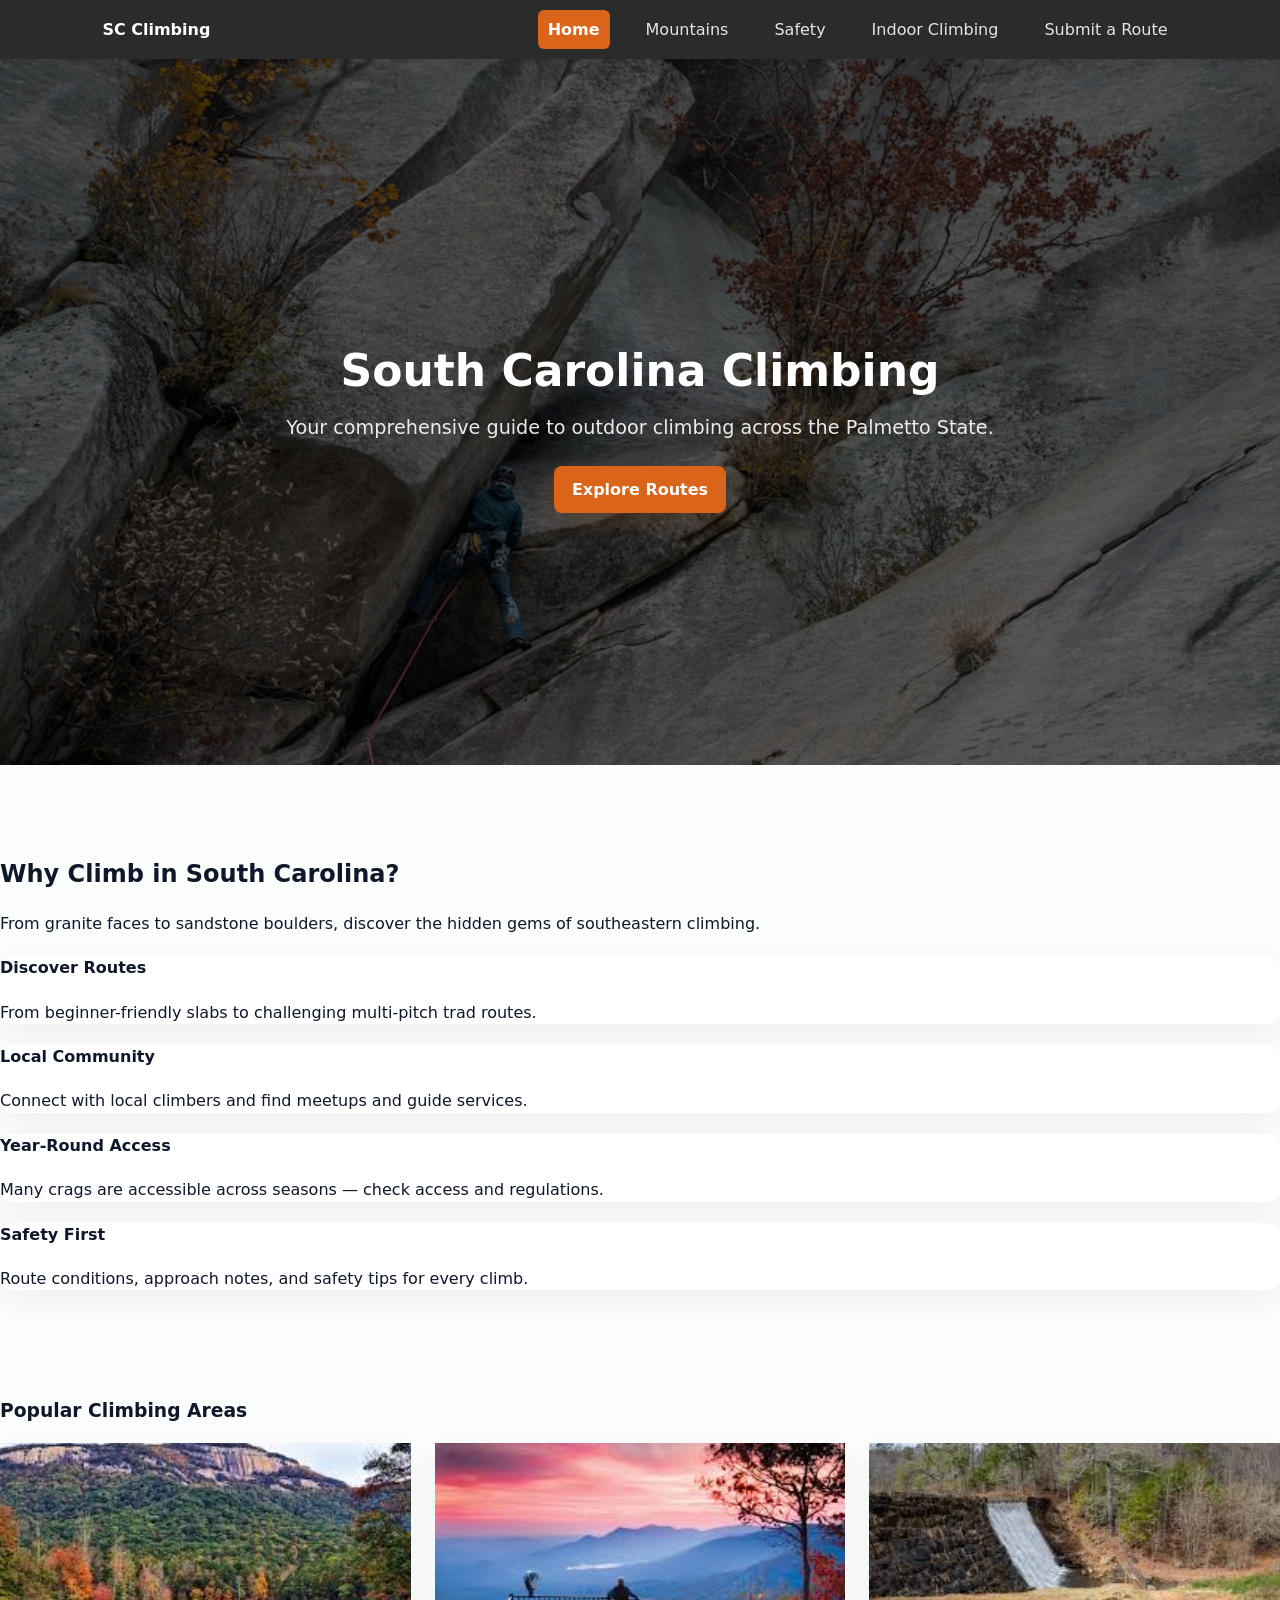
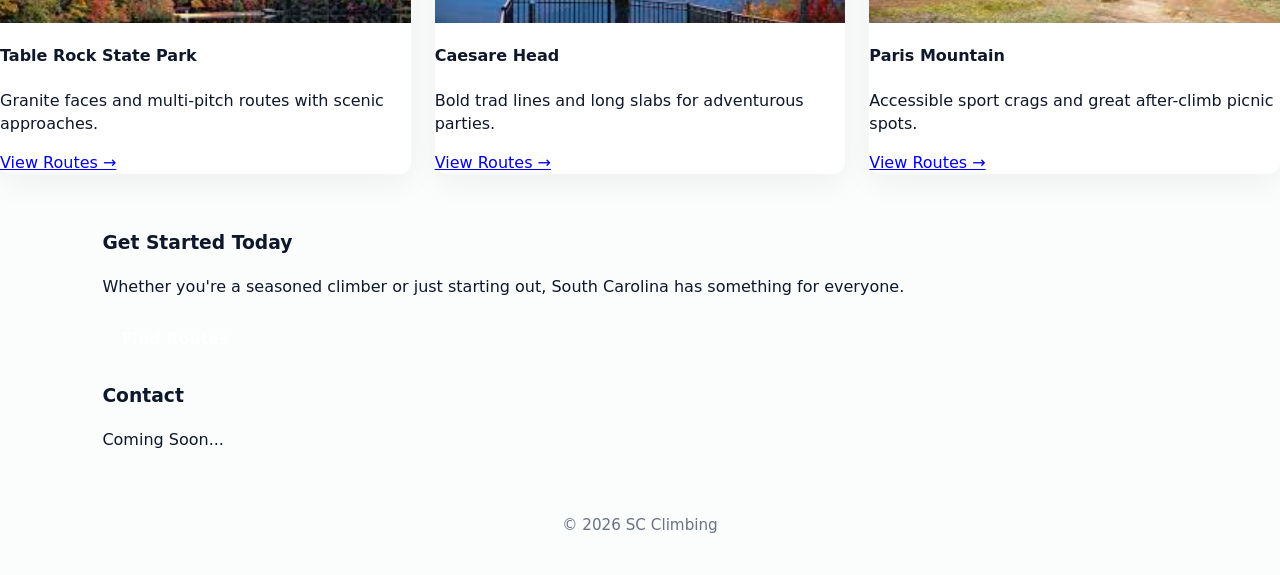
<file: index.html>
<!doctype html>
<html lang="en">
<head>
  <meta charset="utf-8" />
  <meta name="viewport" content="width=device-width,initial-scale=1" />
  <title>South Carolina Climbing</title>
  <link rel="stylesheet" href="combined-styles.css">
</head>
<body>
  <!-- Dark top bar (fixed) -->
  <header class="site-header dark">
  <div class="header-inner container">
    <div class="logo">SC Climbing</div>
    <nav class="main-nav" aria-label="Main Navigation">
      <a href="index.html" class="active">Home</a>
      <a href="mountains.html">Mountains</a>
      <a href="safety.html">Safety</a>
      <a href="indoorclimbing.html">Indoor Climbing</a>
      <a href="submit.html">Submit a Route</a>
    </nav>
  </div>
</header>

  <main>
    <!-- Full-bleed hero (background image covers entire width) -->
    <section class="hero" aria-label="Hero">
      <div class="hero-overlay"></div>

      <!-- Keep a centered inner area for content (not full width) -->
      <div class="hero-content container">
        <h1>South Carolina Climbing</h1>
        <p class="lead">Your comprehensive guide to outdoor climbing across the Palmetto State.</p>

        <!-- Only the centered CTA button (search removed) -->
        <div class="hero-ctas">
          <a href="routes.html" class="btn btn-primary">Explore Routes</a>
        </div>
      </div>
    </section>

    <!-- rest of page unchanged -->
    <section class="why container">
      <h2>Why Climb in South Carolina?</h2>
      <p class="muted">From granite faces to sandstone boulders, discover the hidden gems of southeastern climbing.</p>
      <div class="why-cards">
        <article class="why-card">
          <h4>Discover Routes</h4>
          <p>From beginner-friendly slabs to challenging multi-pitch trad routes.</p>
        </article>
        <article class="why-card">
          <h4>Local Community</h4>
          <p>Connect with local climbers and find meetups and guide services.</p>
        </article>
        <article class="why-card">
          <h4>Year-Round Access</h4>
          <p>Many crags are accessible across seasons — check access and regulations.</p>
        </article>
        <article class="why-card">
          <h4>Safety First</h4>
          <p>Route conditions, approach notes, and safety tips for every climb.</p>
        </article>
      </div>
    </section>

    <section class="popular container">
      <h3>Popular Climbing Areas</h3>
      <div class="popular-grid">
        <article class="pop-card">
          <img src="assets/tablerock.jpg" alt="Table Rock"/>
          <div class="pop-body">
            <h4>Table Rock State Park</h4>
            <p>Granite faces and multi-pitch routes with scenic approaches.</p>
            <a class="link-more" href="#">View Routes →</a>
          </div>
        </article>
        <article class="pop-card">
          <img src="assets/Caesars_Head.jpg" alt="Caesars Head"/>
          <div class="pop-body">
            <h4>Caesare Head</h4>
            <p>Bold trad lines and long slabs for adventurous parties.</p>
            <a class="link-more" href="#">View Routes →</a>
          </div>
        </article>
        <article class="pop-card">
          <img src="assets/paris.jpg" alt="Paris Mountain"/>
          <div class="pop-body">
            <h4>Paris Mountain</h4>
            <p>Accessible sport crags and great after-climb picnic spots.</p>
            <a class="link-more" href="#">View Routes →</a>
          </div>
        </article>
      </div>
    </section>

    <section class="get-started">
      <div class="container get-inner">
        <h3>Get Started Today</h3>
        <p>Whether you're a seasoned climber or just starting out, South Carolina has something for everyone.</p>
        <a href="routes.html" class="btn btn-inverse">Find Routes</a>
      </div>
    </section>

    <section id="contact" class="container contact">
      <h3>Contact</h3>
      <p>Coming Soon...</p>
    </section>
  </main>

  <footer class="site-footer">
    <div class="container">
      <p>&copy; 2026 SC Climbing</p>
    </div>
  </footer>
</body>
</html>
</file>
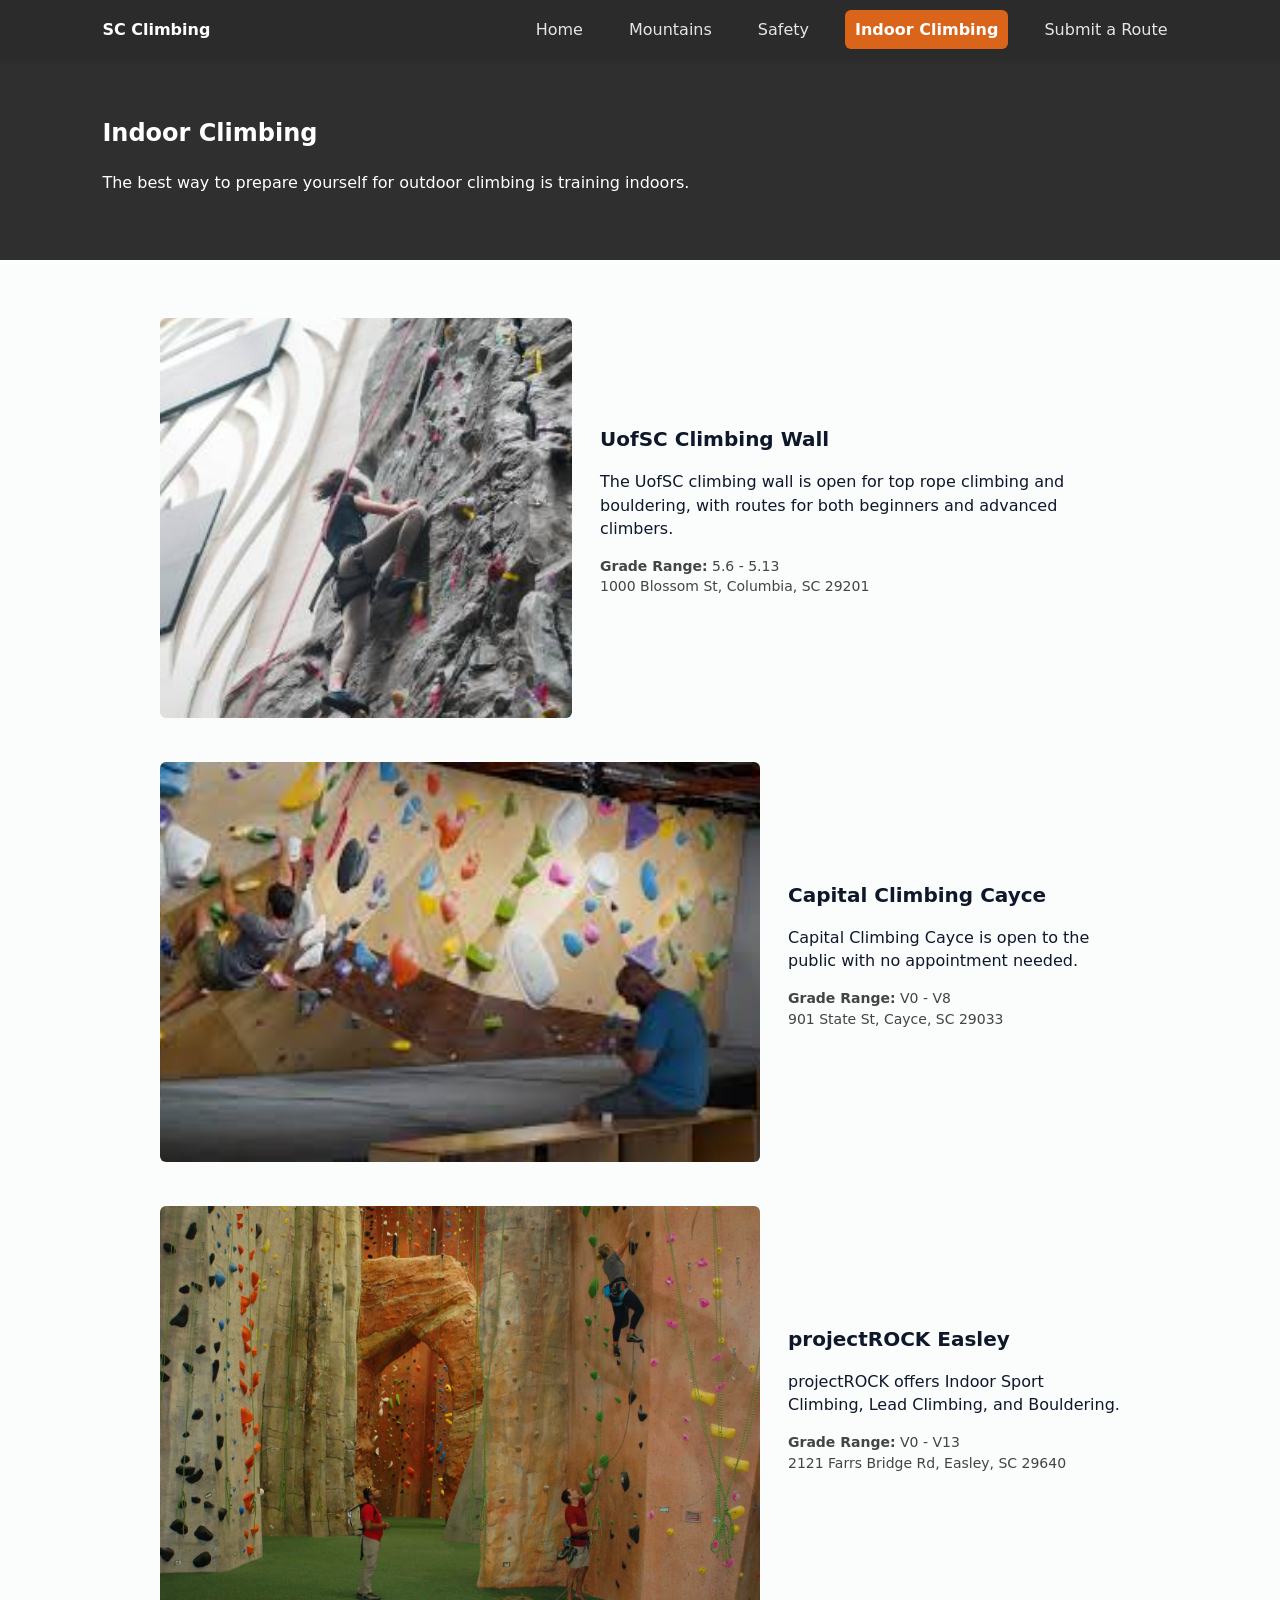
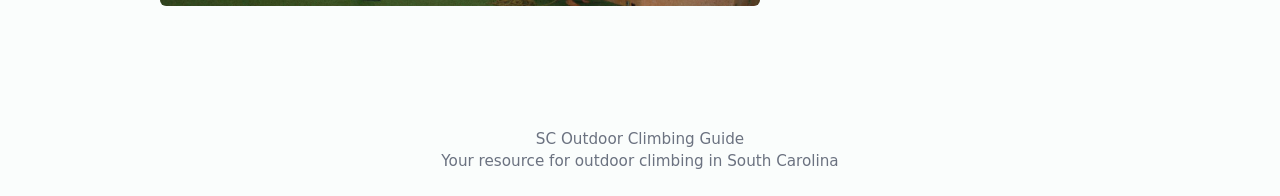
<file: indoorclimbing.html>
<!doctype html>
<html lang="en">
<head>
  <!-- Author: Vladden Schwartzman -->
  <meta charset="utf-8" />
  <meta name="viewport" content="width=device-width,initial-scale=1" />
  <title>SC Climbing — Indoor Climbing</title>

  <link rel="stylesheet" href="combined-styles.css">

  <style>
    .venue-title { margin: 0 0 8px 0; font-size: 20px; }
    .venue-meta { color: #444; font-size: 14px; margin-top:8px; }
    .venue-block { display: flex; gap: 28px; align-items:center; margin-bottom:44px; }
    .venue-copy { max-width: 520px; }
    @media (max-width:820px) {
      .venue-block { flex-direction: column; align-items:flex-start; }
      .venue-copy { max-width: 100%; }
    }
  </style>
</head>
<body>

  <header class="site-header dark">
    <div class="header-inner container">
      <div class="logo">SC Climbing</div>
      <nav class="main-nav">
        <a href="index.html">Home</a>
        <a href="mountains.html">Mountains</a>
        <a href="safety.html">Safety</a>
        <a href="indoorclimbing.html" class="active">Indoor Climbing</a>
        <a href="submit.html">Submit a Route</a>
      </nav>
    </div>
  </header>

  <section class="mountains-hero" aria-labelledby="indoor-title">
    <div class="container">
      <h1 id="indoor-title">Indoor Climbing</h1>
      <p>The best way to prepare yourself for outdoor climbing is training indoors.</p>
    </div>
  </section>

  <main class="main">

    <article class="venue-block">
      <img src="assets/indoor1.png" alt="UofSC Climbing Wall" class="gear-img">
      <div class="venue-copy">
        <h3 class="venue-title">UofSC Climbing Wall</h3>
        <p>
          The UofSC climbing wall is open for top rope climbing and bouldering, with routes for both beginners and advanced climbers.
        </p>
        <p class="venue-meta">
          <strong>Grade Range:</strong> 5.6 - 5.13<br>
          1000 Blossom St, Columbia, SC 29201
        </p>
      </div>
    </article>

    <article class="venue-block">
      <img src="assets/indoor2.png" alt="Capital Climbing Cayce" class="gear-img">
      <div class="venue-copy">
        <h3 class="venue-title">Capital Climbing Cayce</h3>
        <p>
          Capital Climbing Cayce is open to the public with no appointment needed.
        </p>
        <p class="venue-meta">
          <strong>Grade Range:</strong> V0 - V8<br>
          901 State St, Cayce, SC 29033
        </p>
      </div>
    </article>

    <article class="venue-block">
      <img src="assets/indoor3.png" alt="projectROCK Easley" class="gear-img">
      <div class="venue-copy">
        <h3 class="venue-title">projectROCK Easley</h3>
        <p>
          projectROCK offers Indoor Sport Climbing, Lead Climbing, and Bouldering.
        </p>
        <p class="venue-meta">
          <strong>Grade Range:</strong> V0 - V13<br>
          2121 Farrs Bridge Rd, Easley, SC 29640
        </p>
      </div>
    </article>

  </main>

  <footer class="footer">
    SC Outdoor Climbing Guide<br>
    Your resource for outdoor climbing in South Carolina
  </footer>

</body>
</html>
</file>
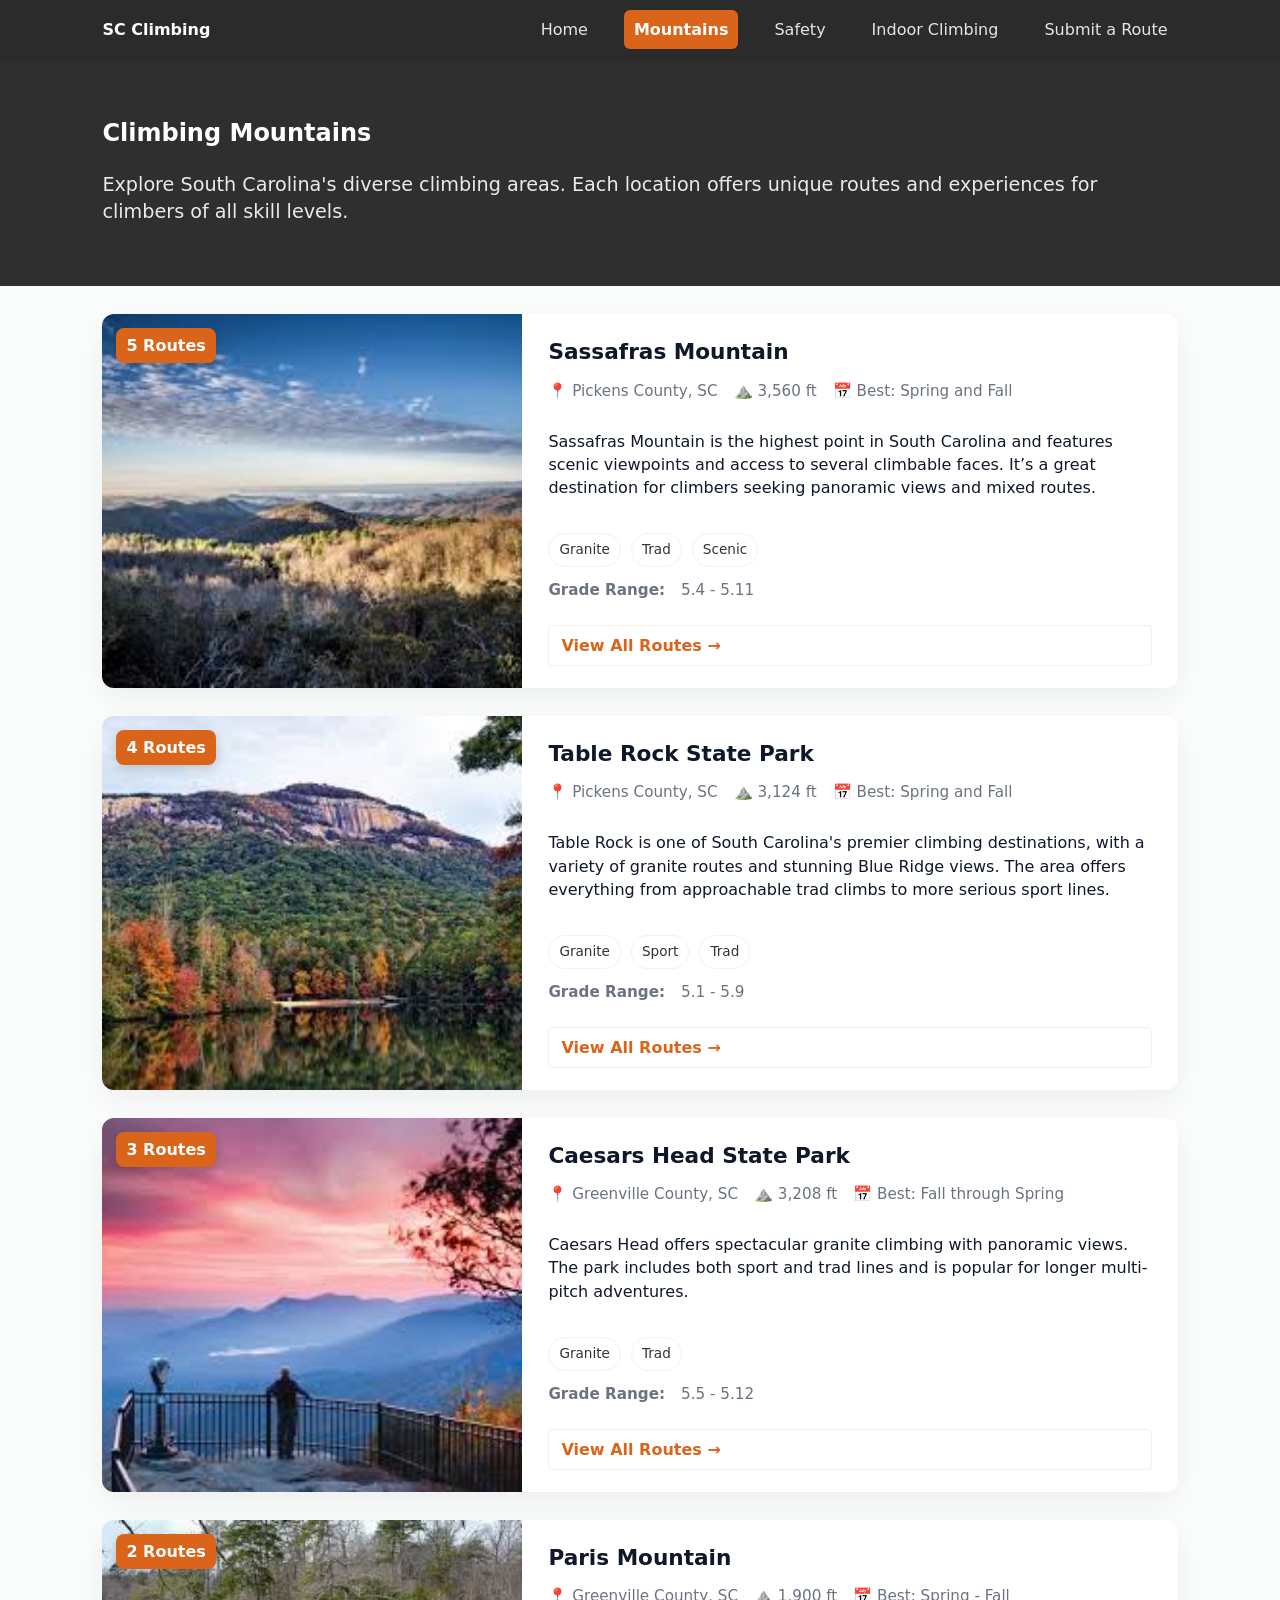
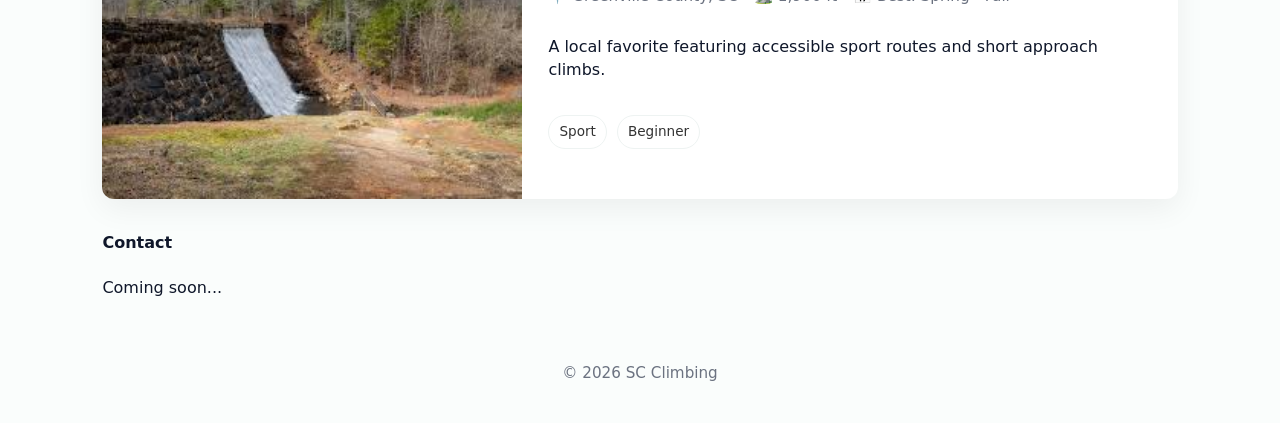
<file: mountains.html>
<!doctype html>
<html lang="en">
<head>
  <meta charset="utf-8" />
  <meta name="viewport" content="width=device-width,initial-scale=1" />
  <title>Mountains - SC Climbing</title>

  <!-- External stylesheet -->
  <link rel="stylesheet" href="combined-styles.css">

  <!-- Small internal styles for page-specific tweaks (keeps your assignment's internal CSS requirement) -->
  <style>
    /* page-specific: adapt mountain-card spacing slightly for this page */
    .mountain-list { margin-top:24px; display:flex; flex-direction:column; gap:28px; }
    .mountain-card{ border-radius:12px; overflow:hidden; display:grid; grid-template-columns:420px 1fr; gap:0; align-items:stretch; background:#fff; box-shadow:0 10px 30px rgba(12,12,12,0.06); }
    .mountain-cover{ position:relative; min-height:260px; overflow:hidden; background:#e9ecef; }
    .mountain-cover img{ width:100%; height:100%; object-fit:cover; display:block; }
    .badge{ position:absolute; left:14px; top:14px; background:var(--accent); color:#fff; padding:6px 10px; border-radius:8px; font-weight:700; z-index:3; box-shadow:0 4px 12px rgba(0,0,0,0.18); }
    .mountain-body{ padding:22px 26px; display:flex; flex-direction:column; gap:12px; }
    .mountain-body h3{ margin:0; font-size:1.35rem; }
    .meta-row{ display:flex; gap:16px; color:var(--muted); font-size:0.95rem; align-items:center; flex-wrap:wrap; }
    .tags{ display:flex; gap:10px; flex-wrap:wrap; margin-top:6px; }
    .tag{ padding:6px 10px; border-radius:999px; font-size:0.85rem; border:1px solid #eef3f2; background:#fff; color:#333 }
    .view-link{ margin-top:12px; color:var(--accent); font-weight:600; text-decoration:none; display:inline-block; padding:8px 12px; border-radius:4px; border:1px solid rgba(217,115,0,0.12); }
    @media (max-width:1000px){
      .mountain-card{ grid-template-columns:1fr; }
      .mountain-cover{ min-height:220px; }
    }
  </style>
</head>
<body>
  <!-- Use the dark header (same as index) so the page matches index look -->
  <header class="site-header dark">
  <div class="header-inner container">
    <div class="logo">SC Climbing</div>
    <nav class="main-nav" aria-label="Main Navigation">
      <a href="index.html">Home</a>
      <a href="mountains.html" class="active">Mountains</a>
      <a href="safety.html">Safety</a>
      <a href="indoorclimbing.html">Indoor Climbing</a>
      <a href="submit.html">Submit a Route</a>
    </nav>
  </div>
</header>

  <main>
    <!-- Use the same hero class as index so it looks identical -->
    <section class="mountains-hero">
  <div class="container">
    <h1>Climbing Mountains</h1>
    <p class="lead">
      Explore South Carolina's diverse climbing areas. Each location offers unique routes and experiences for climbers of all skill levels.
    </p>
  </div>
</section>

    <section class="page-content">
      <div class="container">

        <!-- Mountain list -->
        <div class="mountain-list">

          <!-- Sassafras Mountain -->
          <article class="mountain-card">
            <div class="mountain-cover">
              <span class="badge">5 Routes</span>
              <img src="assets/sass.jpg" alt="Sassafras Mountain">
            </div>
            <div class="mountain-body">
              <h3>Sassafras Mountain</h3>
              <div class="meta-row">
                <span>📍 Pickens County, SC</span>
                <span>⛰️ 3,560 ft</span>
                <span>📅 Best: Spring and Fall</span>
              </div>
              <p class="desc">Sassafras Mountain is the highest point in South Carolina and features scenic viewpoints and access to several climbable faces. It’s a great destination for climbers seeking panoramic views and mixed routes.</p>
              <div class="tags">
                <span class="tag">Granite</span>
                <span class="tag">Trad</span>
                <span class="tag">Scenic</span>
              </div>
              <div class="meta-row"><strong>Grade Range:</strong><span>5.4 - 5.11</span></div>
              <a class="view-link" href="#">View All Routes →</a>
            </div>
          </article>

          <!-- Table Rock -->
          <article class="mountain-card">
            <div class="mountain-cover">
              <span class="badge">4 Routes</span>
              <img src="assets/tablerock.jpg" alt="Table Rock State Park">
            </div>
            <div class="mountain-body">
              <h3>Table Rock State Park</h3>
              <div class="meta-row">
                <span>📍 Pickens County, SC</span>
                <span>⛰️ 3,124 ft</span>
                <span>📅 Best: Spring and Fall</span>
              </div>
              <p class="desc">Table Rock is one of South Carolina's premier climbing destinations, with a variety of granite routes and stunning Blue Ridge views. The area offers everything from approachable trad climbs to more serious sport lines.</p>
              <div class="tags">
                <span class="tag">Granite</span>
                <span class="tag">Sport</span>
                <span class="tag">Trad</span>
              </div>
              <div class="meta-row"><strong>Grade Range:</strong><span>5.1 - 5.9</span></div>
              <a class="view-link" href="#">View All Routes →</a>
            </div>
          </article>

          <!-- Caesars Head -->
          <article class="mountain-card">
            <div class="mountain-cover">
              <span class="badge">3 Routes</span>
              <img src="assets/Caesars_Head.jpg" alt="Caesars Head State Park">
            </div>
            <div class="mountain-body">
              <h3>Caesars Head State Park</h3>
              <div class="meta-row">
                <span>📍 Greenville County, SC</span>
                <span>⛰️ 3,208 ft</span>
                <span>📅 Best: Fall through Spring</span>
              </div>
              <p class="desc">Caesars Head offers spectacular granite climbing with panoramic views. The park includes both sport and trad lines and is popular for longer multi-pitch adventures.</p>
              <div class="tags">
                <span class="tag">Granite</span>
                <span class="tag">Trad</span>
              </div>
              <div class="meta-row"><strong>Grade Range:</strong><span>5.5 - 5.12</span></div>
              <a class="view-link" href="#">View All Routes →</a>
            </div>
          </article>

          <article class="mountain-card">
  <div class="mountain-cover">
    <span class="badge">2 Routes</span>
    <img src="assets/paris.jpg" alt="Paris Mountain">
  </div>
  <div class="mountain-body">
    <h3>Paris Mountain</h3>
    <div class="meta-row">
      <span>📍 Greenville County, SC</span>
      <span>⛰️ 1,900 ft</span>
      <span>📅 Best: Spring - Fall</span>
    </div>
    <p class="desc">
      A local favorite featuring accessible sport routes and short approach climbs.
    </p>
    <div class="tags">
      <span class="tag">Sport</span>
      <span class="tag">Beginner</span>
    </div>
  </div>
</article>

        </div>

        <!-- Contact / footer area for the page -->
        <section id="contact" class="contact" style="margin-top:32px;">
          <h4>Contact</h4>
          <p>Coming soon...</p>
        </section>

      </div>
    </section>
  </main>

  <footer class="site-footer">
    <div class="container">
      <p>&copy; 2026 SC Climbing</p>
    </div>
  </footer>
</body>
</html>
</file>
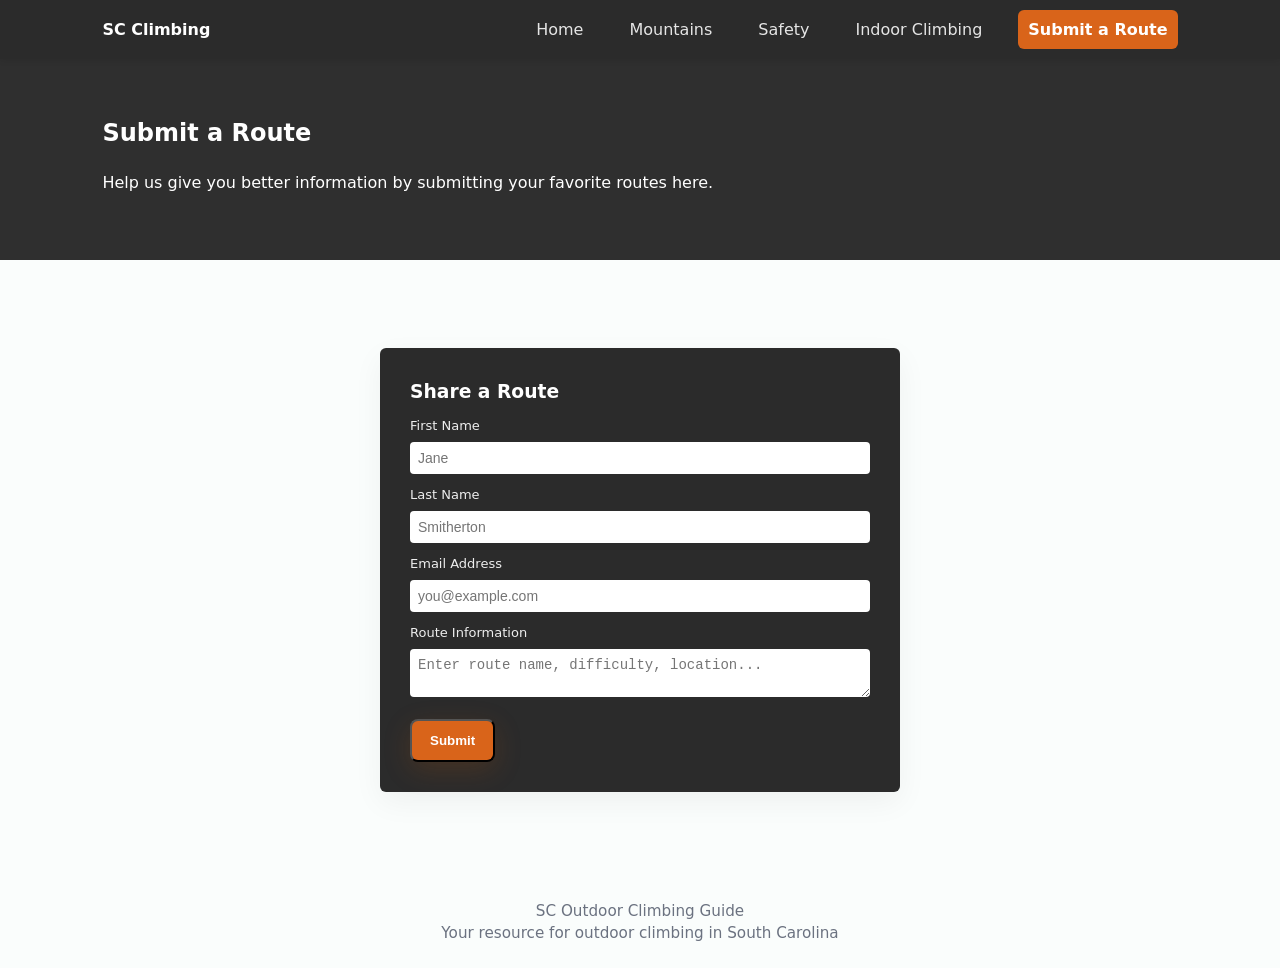
<file: submit.html>
<!doctype html>
<html lang="en">
<head>
  <!-- Author: Vladden Schwartzman -->
  <meta charset="utf-8" />
  <meta name="viewport" content="width=device-width,initial-scale=1" />
  <title>SC Climbing — Submit a Route</title>

  <link rel="stylesheet" href="combined-styles.css">
</head>
<body>

  <header class="site-header dark">
    <div class="header-inner container">
      <div class="logo">SC Climbing</div>
      <nav class="main-nav" aria-label="Main Navigation">
        <a href="index.html">Home</a>
        <a href="mountains.html">Mountains</a>
        <a href="safety.html">Safety</a>
        <a href="indoorclimbing.html">Indoor Climbing</a>
        <a href="submit.html" class="active">Submit a Route</a>
      </nav>
    </div>
  </header>

  <section class="mountains-hero" aria-labelledby="submit-title">
    <div class="container">
      <h1 id="submit-title">Submit a Route</h1>
      <p>
        Help us give you better information by submitting your favorite routes here.
      </p>
    </div>
  </section>

  <main class="main">
    <div class="form-card" role="form" aria-labelledby="form-title">
      <form action="#">
        <h3 id="form-title" style="margin-top:0; margin-bottom:8px; color:#fff;">
          Share a Route
        </h3>

        <label for="first">First Name</label>
        <input id="first" name="first" type="text" placeholder="Jane">

        <label for="last">Last Name</label>
        <input id="last" name="last" type="text" placeholder="Smitherton">

        <label for="email">Email Address</label>
        <input id="email" name="email" type="email" placeholder="you@example.com">

        <label for="info">Route Information</label>
        <textarea id="info" name="info" placeholder="Enter route name, difficulty, location..."></textarea>

        <button type="submit" class="btn btn-primary" style="margin-top:16px;">
          Submit
        </button>
      </form>
    </div>
  </main>

  <footer class="footer">
    SC Outdoor Climbing Guide<br>
    Your resource for outdoor climbing in South Carolina
  </footer>

</body>
</html>
</file>
<file: combined-styles.css>
/* combined-styles.css
   Merged styles for all pages (index, mountains, safety, indoorclimbing, submit)
   Save this file to your project root and update every HTML <link> to use it.
*/

/* ---------- Root variables ---------- */
:root{
  --accent: #d9641a;    /* primary orange */
  --accent-dark: #d76311;
  --muted: #6b7280;
  --header-dark: #2b2b2b; /* dark header used on index */
  --hero-gray: #2f2f2f;   /* mountains grey hero */
  --page-bg: #fafdfc;
  --card-bg: #ffffff;
  --radius: 12px;
  --max-w: 1200px;
  --header-height: 68px;
  --container-padding: 20px;
}

/* ---------- Reset & base ---------- */
*{box-sizing:border-box}
html,body{height:100%}
body{
  margin:0;
  font-family: Inter, system-ui, -apple-system, 'Segoe UI', Roboto, Arial, Helvetica, sans-serif;
  color:#0f172a;
  background:var(--page-bg);
  line-height:1.45;
  padding-top: var(--header-height); /* space for fixed header */
}

/* Utility container used by both styles */
.container{
  width:100%;
  padding-left:8%;
  padding-right:8%;
  margin:0 auto;
  max-width:1800px;
}

/* Partner "page" wrapper (keeps partner pages layout working) */
.page {
  max-width: 1000px;
  margin: 0 auto;
  background: white;
  min-height: 100vh;
  display: flex;
  flex-direction: column;
}

/* ---------- Header (single unified header, supports both .site-header and .header) ---------- */
/* common base */
.header, .site-header {
  left:0;
  top:0;
  width:100%;
  z-index:1200;
  box-shadow:0 2px 6px rgba(0,0,0,0.08);
}

/* dark fixed header used on index / mountains */
.site-header.dark,
.header.dark {
  background:var(--header-dark);
  color:#fff;
  position:fixed;
  padding:10px 0;
  z-index:1200;
}

/* light fixed header variant (if used) */
.site-header.light,
.header.light {
  background:#fff;
  color:var(--muted);
  position:fixed;
  padding:10px 0;
  z-index:1200;
  border-bottom:0;
}

/* header inner container (space and alignment) */
.header-inner, .header .brand, .header .nav {
  display:flex;
  align-items:center;
}
.header-inner { justify-content:space-between; gap:12px; width:100%; }

/* global logo */
.logo, .brand h2 { font-weight:700; color:inherit; margin:0; }
.site-logo{ width:42px; height:auto; }

/* main nav (index-style) */
.main-nav{
  display:flex;
  gap:8px;
  align-items:center;
}
.main-nav a{
  margin-left:18px;
  text-decoration:none;
  color:rgba(255,255,255,0.88);
  padding:8px 10px;
  border-radius:6px;
}
.site-header.light .main-nav a{ color:var(--muted) }
.main-nav a.active{ background:var(--accent); color:#fff; font-weight:600; }

/* partner nav (older pages) */
.nav{ margin-left:auto; display:flex; gap:10px; align-items:center; }
.nav a{
  color: white;
  text-decoration: none;
  padding: 8px 12px;
  background: #707070;
  border-radius: 4px;
  font-size: 14px;
  display: inline-block;
}
.nav a.active{ background:var(--accent); color:#fff; }

/* ---------- Hero (cover hero used on index) ---------- */
.hero{
  width:100%;
  position:relative;
  margin-top: calc(-1 * var(--header-height));
  padding-top: calc(var(--header-height) + 28px);
  min-height:85vh;
  display:flex;
  align-items:center;
  justify-content:center;
  background-image: url('assets/homebackround.jpg');
  background-size:cover;
  background-position:center;
  color:#fff;
  margin-bottom:36px;
}
.hero-overlay{ position:absolute; inset:0; background:linear-gradient(180deg, rgba(0,0,0,0.6), rgba(0,0,0,0.6)); z-index:1; }
.hero-content{ position:relative; z-index:2; width:100%; padding:0 10%; text-align:center; max-width:none; }
.hero-content h1{ font-size:3.5rem; margin:0 0 16px; line-height:1.05; font-weight:700; }
.lead{ font-size:1.2rem; margin-bottom:24px; color:rgba(255,255,255,0.9); }
.hero-ctas{ display:flex; justify-content:center; }

/* ---------- mountains grey band hero (no image) ---------- */
.mountains-hero{
  background:var(--hero-gray);
  color:#fff;
  position:relative;
  margin-top: calc(-1 * var(--header-height));
  padding-top: calc(var(--header-height) + 28px);
  padding-bottom:36px;
  min-height:260px;
  margin-bottom:28px;
}
.mountains-hero .container{ position:relative; z-index:2; color:#fff; }

/* ---------- Buttons ---------- */
.btn{ display:inline-block; padding:12px 18px; border-radius:8px; text-decoration:none; font-weight:600; box-shadow:none; }
.btn-primary{ background:var(--accent); color:#fff; box-shadow:0 8px 28px rgba(199,90,0,0.18); }
.btn-inverse{ background:rgba(255,255,255,0.12); color:#fff; border:1px solid rgba(255,255,255,0.08); }

/* ---------- Cards / layout used across pages ---------- */
.why{ padding:36px 0; background:transparent; }
.why-card, .pop-card, .mountain-card, .form-card {
  background:var(--card-bg);
  border-radius:12px;
  box-shadow:0 10px 30px rgba(12,12,12,0.05);
}

/* partner page main content layout */
.hero, .main, .page .main { padding-left:var(--container-padding); padding-right:var(--container-padding); }

/* partner's hero (gray) */
.hero h1{ margin:0; font-size:44px; color:#fff; }

/* partner forms & venue blocks */
.form-card{ background:var(--header-dark); color:#fff; padding:30px; border-radius:6px; max-width:520px; margin:30px auto; }
.form-card label{ display:block; margin-top:12px; color:#eee; font-size:13px; }
.form-card input, .form-card textarea{ width:100%; padding:8px; margin-top:6px; border-radius:4px; border:none; font-size:14px; }
.btn { cursor:pointer; }

/* Popular & card grids (index style) */
.popular{ padding:36px 0; }
.popular-grid{ display:grid; grid-template-columns:repeat(3,1fr); gap:24px; margin-top:18px; }
.pop-card img, .mountain-cover img{ width:100%; height:180px; object-fit:cover; display:block; }

/* Mountain card (index / mountains page) */
.mountain-list{ margin-top:24px; display:flex; flex-direction:column; gap:28px; }
.mountain-card{ border-radius:12px; overflow:hidden; display:grid; grid-template-columns:420px 1fr; gap:0; align-items:stretch; background:#fff; box-shadow:0 10px 30px rgba(12,12,12,0.06); }
.mountain-cover{ position:relative; min-height:260px; overflow:hidden; background:#e9ecef; }
.badge{ position:absolute; left:14px; top:14px; background:var(--accent); color:#fff; padding:6px 10px; border-radius:8px; font-weight:700; z-index:3; box-shadow:0 4px 12px rgba(0,0,0,0.18); }
.mountain-body{ padding:22px 26px; display:flex; flex-direction:column; gap:12px; }
.mountain-body h3{ margin:0; font-size:1.35rem; }
.meta-row{ display:flex; gap:16px; color:var(--muted); font-size:0.95rem; align-items:center; flex-wrap:wrap; }
.tags{ display:flex; gap:10px; flex-wrap:wrap; margin-top:6px; }
.tag{ padding:6px 10px; border-radius:999px; font-size:0.85rem; border:1px solid #eef3f2; background:#fff; color:#333; }

/* Footer */
.site-footer, .footer { padding:24px 0; text-align:center; color:var(--muted); font-size:0.95rem; background:transparent; margin-top:24px; }

/* Accessibility focus */
a:focus, button:focus, input:focus{ outline:3px solid rgba(217,115,0,0.25); outline-offset:2px; }

/* ---------- Responsiveness ---------- */
@media (max-width:1200px){
  .why-cards{ grid-template-columns:repeat(2,1fr); gap:20px; }
  .popular-grid{ grid-template-columns:repeat(2,1fr); gap:20px; }
  .hero-content h1{ font-size:2.4rem; }
  body{ padding-top:62px; }
}
@media (max-width:1000px){
  .mountain-card{ grid-template-columns:1fr; }
  .mountain-cover{ min-height:220px; }
}
@media (max-width:820px){
  .gear-row { flex-direction: column; align-items: flex-start; }
  .nav { display:none; } /* partner mobile: hide partner nav (you can add a mobile toggle later) */
}
@media (max-width:700px){
  .container{ padding-left:6%; padding-right:6%; }
  .hero{ min-height:420px; }
  .hero-content{ padding:48px 8%; }
}
/* ---------- Responsive image fixes (add at end of CSS) ---------- */

/* 1) Default: make all inline <img> responsive and block-level so they never exceed their container */
img {
  max-width: 100%;
  height: auto;
  display: block;         /* removes inline gap and prevents odd baseline spacing */
}

/* 2) Constrain very large images that are direct children of body or top-level sections
   (defensive rule: keeps hero/backgrounds untouched but limits content images) */
body > img,
main > img,
.container > img,
.page > img {
  max-width: 100%;
  height: auto;
  display: block;
}

/* 3) If you have a few images that should be shown full-bleed and large, give them a class
   (e.g. <img class="full-bleed" ...>) and style explicitly. mountainswise the rule above prevents runaway sizes. */
img.full-bleed {
  width: 100%;
  height: auto;
  object-fit: cover;
  display: block;
}

/* 4) Small utility: limit hero <img> usage (if any pages use an <img> inside the hero)
   so hero images keep the cover look but don't blow up vertically */
.hero img,
.mountains-hero img {
  width: 100%;
  height: auto;
  object-fit: cover;
  display: block;
}

/* 5) Optional: add a max-height to guard against extremely tall photos (adjust px or use vh)
   Remove or lower if you prefer taller images. */
.content img, .mountain-body img, img.article-thumb {
  max-height: 65vh; /* images won't exceed 65% of the viewport height */
  width: auto;
  max-width: 100%;
  object-fit: cover;

}

/* --------------------
   Restore original indoor/safety layout & image sizing
   Place at the end of combined-styles.css so it overrides other rules
   -------------------- */

:root {
  --content-max: 1000px;
  --gear-img-w: 260px;
  --gear-img-h: 180px;
}

.main {
  max-width: none;              
  margin: 0;                    
  padding: 30px 8%;             
}

.section-title {
  font-size: 40px;
  margin-top: 30px;
  color: #111;
  text-align: left;
}

.gear-row {
  display: flex;
  gap: 30px;
  margin-bottom: 36px;
  align-items: center;
}

.gear-img {
  width: 600px;                
  height: 400px;
  object-fit: cover;
  border-radius: 6px;
  display: block;
  max-width: none;              
}

.venue-block {
  display: flex;
  gap: 28px;
  align-items: center;
  margin-bottom: 44px;
}

.venue-copy {
  max-width: 520px;
}

.venue-meta {
  color: #444;
  font-size: 14px;
  margin-top: 8px;
}

.practices {
  display: grid;
  grid-template-columns: repeat(3, auto);
  gap: 15px 25px;
  justify-content: center;
  margin-top: 20px;
  margin-bottom: 30px;
}

.practice {
  border: 2px solid #bbb;
  padding: 12px 20px;
  border-radius: 10px;
  text-align: center;
  background: white;
}

.form-card {
  max-width: 520px;
  margin: 30px auto;
}

@media (max-width: 820px) {
  .gear-row,
  .venue-block {
    flex-direction: column;
    align-items: flex-start;
  }

  .gear-img {
  width: var(--gear-img-w);
  height: var(--gear-img-h);
  object-fit: cover;
  border-radius: 6px;
  display: block;

  /* override global image rule */
  max-width: none;
}

  .practices {
    grid-template-columns: repeat(2, 1fr);
  }
}

/* Align main content with the hero (left start like Mountains page) */
:root {
  --hero-gutter: 8%;
}

/* Left-align main content under the full-width hero */
.main {
  max-width: var(--content-max);    /* keeps indoor/safety constrained */
  margin: 0 0 0 calc(var(--hero-gutter)); /* start at hero's left gutter */
  padding: 30px var(--container-padding);
}

/* For very large screens keep a sensible max width so content doesn't go too wide */
@media (min-width: 1600px) {
  .main {
    max-width: 1100px;
  }
}

/* Center main content ONLY on Submit page */
.mountains-hero + .main {
  margin: 0 auto !important;
}
</file>
